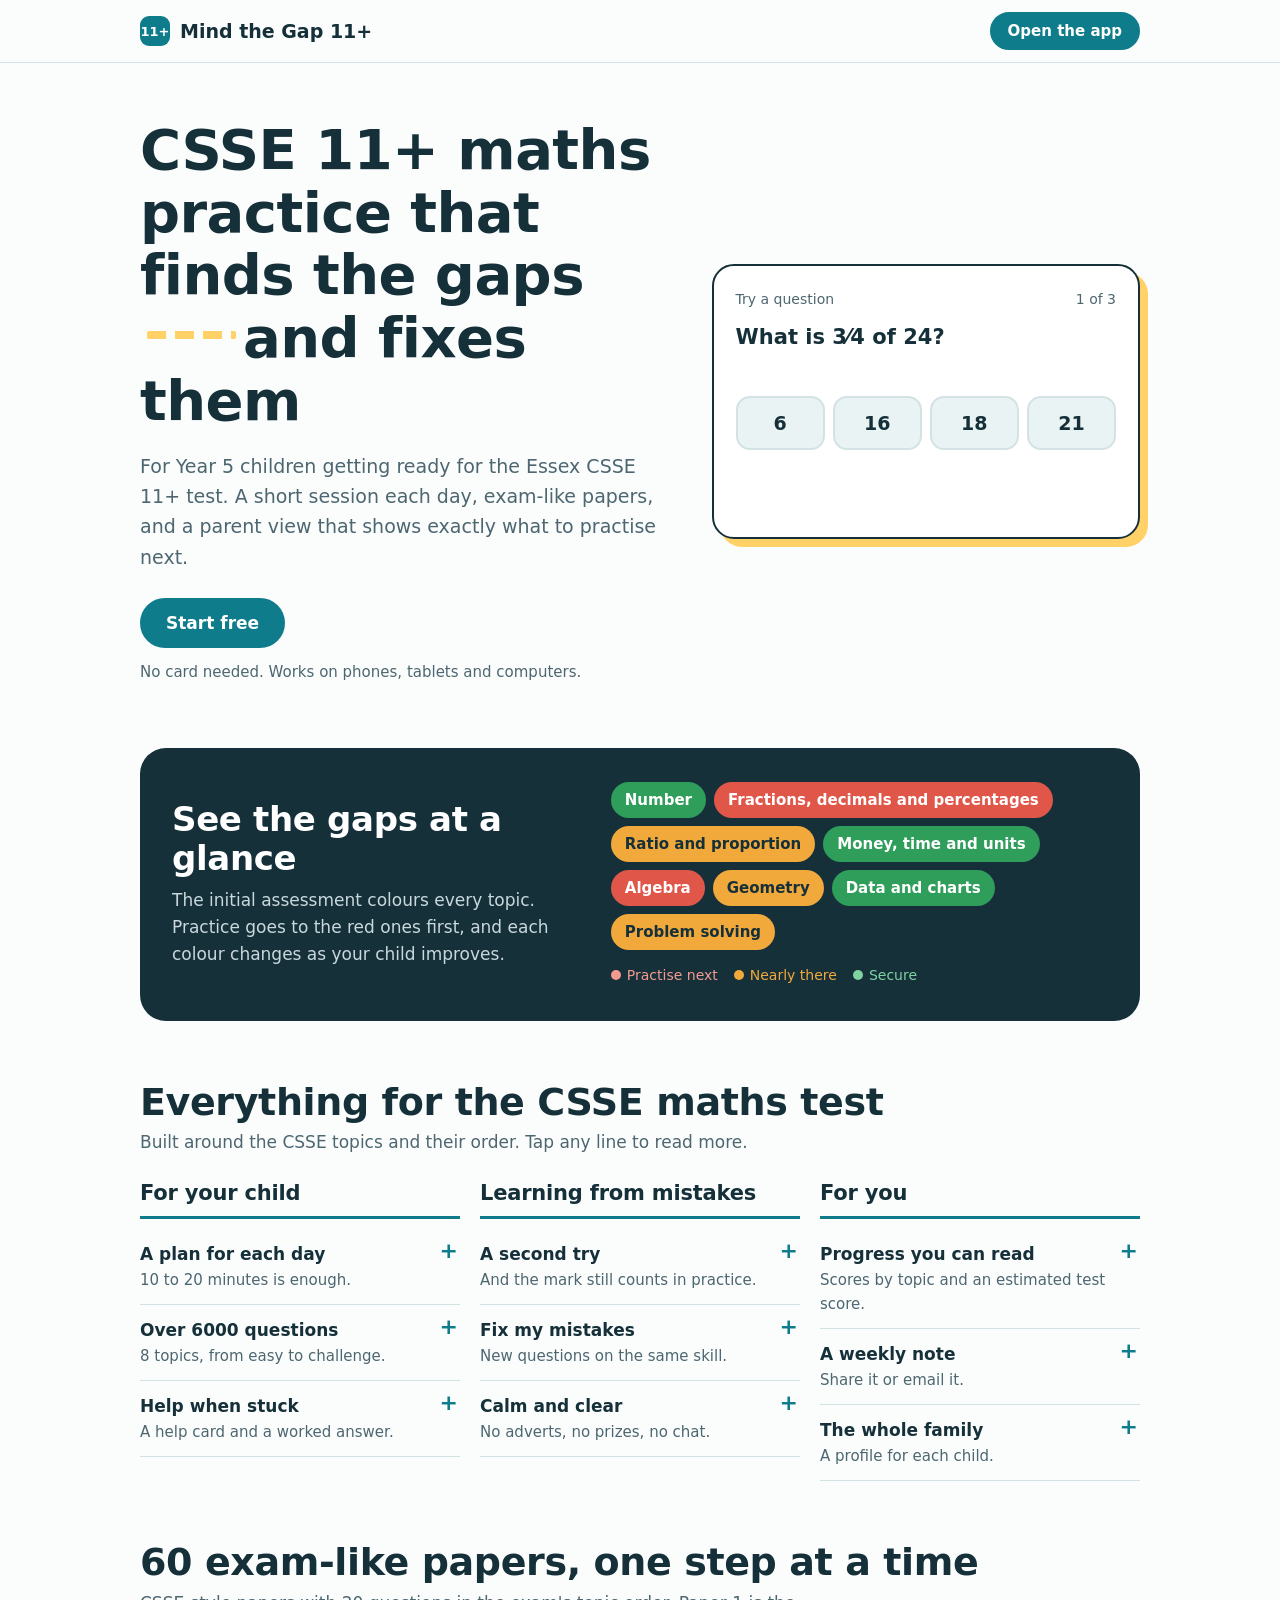
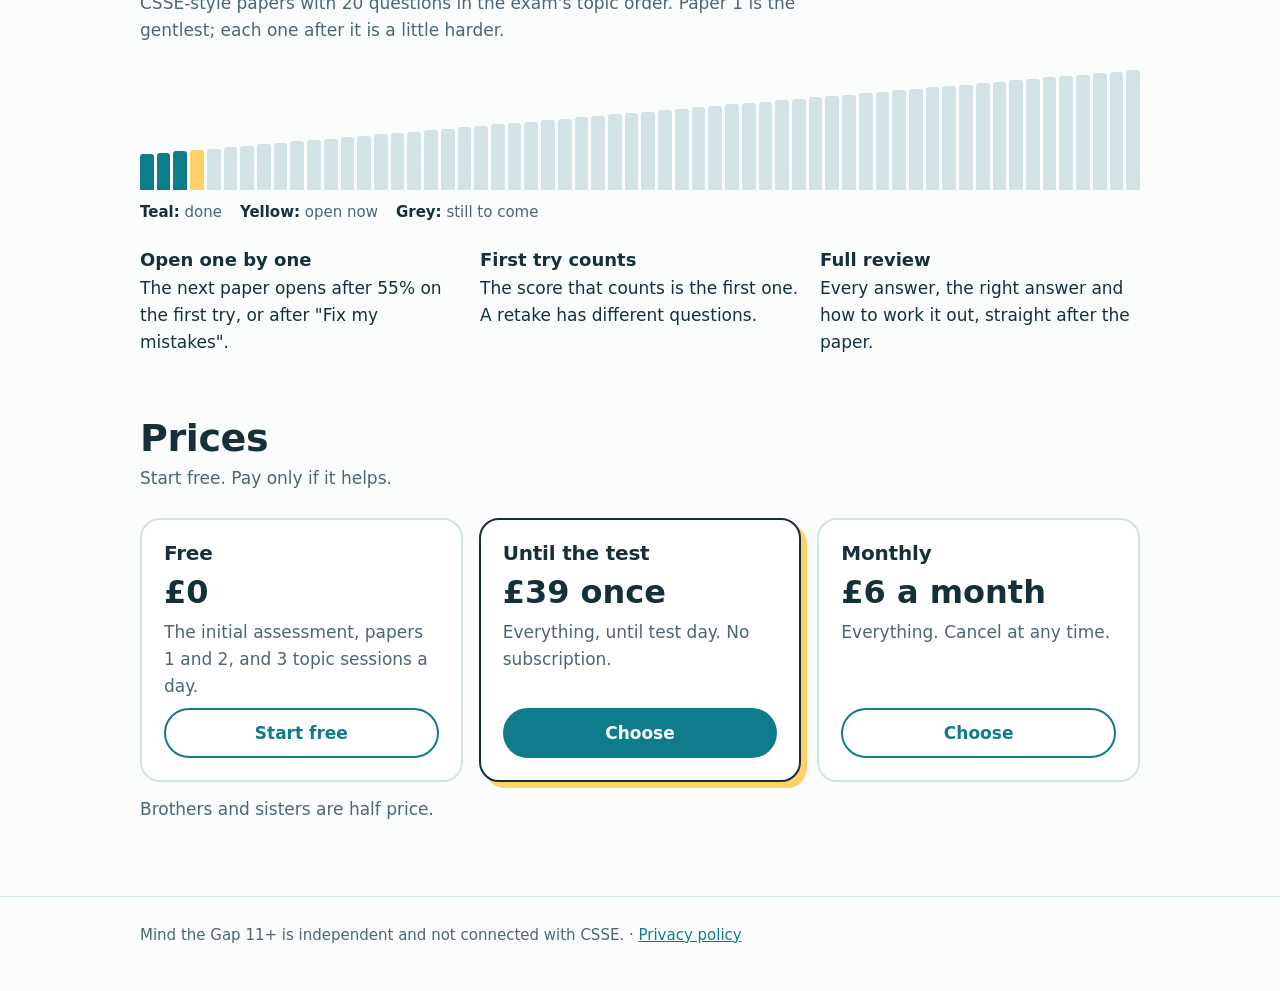
<file: index.html>
<!DOCTYPE html>
<html lang="en-GB"><head><meta charset="utf-8"><meta name="viewport" content="width=device-width,initial-scale=1">
<title>Mind the Gap 11+ · CSSE 11+ maths practice for Year 5</title>
<meta name="description" content="CSSE 11+ maths practice for Year 5: a starting check, short daily sessions, 60 exam-like papers, and a parent view that shows what to practise next.">
<meta name="theme-color" content="#0f7c8c"><link rel="icon" href="app/icon-192.png">
<style>
:root {
  --teal: #0f7c8c; --teal-deep: #0a5560; --ink: #16303a; --soft: #4d6670; --mist: #eaf3f3; --paper: #fbfdfd;
  --sun: #ffd166; --red: #e0574a; --amber: #f2a93b; --green: #2f9e5b; --line: #d3e2e4;
  --round: ui-rounded, "SF Pro Rounded", "Nunito", "Arial Rounded MT Bold", system-ui, sans-serif;
  --body: system-ui, -apple-system, "Segoe UI", Roboto, sans-serif;
}
* { box-sizing: border-box; }
[hidden] { display: none !important; }
body { margin: 0; font: 17px/1.6 var(--body); color: var(--ink); background: var(--paper); }
a { color: var(--teal); }
:focus-visible { outline: 3px solid var(--sun); outline-offset: 3px; }
.wrap { max-width: 1040px; margin: 0 auto; padding: 0 20px; }
h1, h2, h3 { font-family: var(--round); line-height: 1.12; letter-spacing: -.01em; }

/* top bar */
.top { position: sticky; top: 0; z-index: 5; background: rgba(251, 253, 253, .94); backdrop-filter: blur(6px); border-bottom: 1px solid var(--line); }
.top .wrap { display: flex; align-items: center; justify-content: space-between; height: 62px; }
.brand { display: flex; align-items: center; gap: 10px; font: 800 19px var(--round); color: var(--ink); text-decoration: none; }
.brand i { width: 30px; height: 30px; border-radius: 9px; background: var(--teal); display: grid; place-items: center; font-style: normal; color: #fff; font-size: 13px; }
.btn { display: inline-flex; align-items: center; justify-content: center; font: 700 17px var(--body); text-decoration: none; padding: 13px 24px; border-radius: 999px; background: var(--teal); color: #fff; border: 2px solid var(--teal); }
.btn:hover { background: var(--teal-deep); border-color: var(--teal-deep); }
.btn.quiet { background: transparent; color: var(--teal); }
.btn.small { padding: 8px 16px; font-size: 15px; }

/* hero: words on the left, a real question on the right */
.hero { display: grid; grid-template-columns: 1.1fr .9fr; gap: 48px; align-items: center; padding: 56px 0 40px; }
.hero h1 { font-size: clamp(34px, 5.4vw, 56px); margin: 0 0 18px; font-weight: 800; }
.hero h1 .gap { display: inline-block; width: 1.6em; height: .14em; vertical-align: .32em; margin: 0 .12em; background: repeating-linear-gradient(90deg, var(--sun) 0 .34em, transparent .34em .5em); border-radius: 2px; }
.lead { font-size: 19px; color: var(--soft); margin: 0 0 26px; max-width: 34em; }
.cta { display: flex; gap: 12px; flex-wrap: wrap; align-items: center; }
.cta small { color: var(--soft); font-size: 15px; }

.try { background: #fff; border: 2px solid var(--ink); border-radius: 22px; padding: 22px; box-shadow: 8px 8px 0 var(--sun); }
.try .bar { display: flex; justify-content: space-between; font-size: 14px; color: var(--soft); margin-bottom: 12px; }
.try .q { font: 700 21px/1.35 var(--round); margin: 0 0 16px; min-height: 2.7em; }
.try .opts { display: grid; grid-template-columns: repeat(4, 1fr); gap: 8px; }
.try .opts button { font: 700 19px var(--round); padding: 14px 4px; border-radius: 14px; border: 2px solid var(--line); background: var(--mist); color: var(--ink); cursor: pointer; }
.try .opts button:hover { border-color: var(--teal); }
.try .opts button.ok { background: var(--green); border-color: var(--green); color: #fff; }
.try .opts button.no { background: #fbe3e0; border-color: var(--red); }
.try .say { min-height: 3.2em; margin: 14px 0 0; font-size: 16px; }
.try .say b { display: block; }
.try .next { margin-top: 10px; }

/* the skill map strip */
.map { background: var(--ink); color: #fff; border-radius: 26px; padding: 34px 32px; margin: 24px 0 8px; display: grid; grid-template-columns: .9fr 1.1fr; gap: 32px; align-items: center; }
.map h2 { font-size: clamp(26px, 3.4vw, 34px); margin: 0 0 10px; }
.map p { color: #c8d8dc; margin: 0; }
.chips { display: flex; flex-wrap: wrap; gap: 8px; }
.chips span { font: 700 15px var(--round); padding: 9px 14px; border-radius: 999px; color: #fff; }
.chips .r { background: var(--red); } .chips .a { background: var(--amber); color: var(--ink); } .chips .g { background: var(--green); }
.key { display: flex; gap: 16px; flex-wrap: wrap; margin-top: 14px; font-size: 14px; color: #c8d8dc; }
.key span::before { content: ""; display: inline-block; width: 10px; height: 10px; border-radius: 50%; margin-right: 6px; background: currentColor; }
.key .r { color: #f39a90; } .key .a { color: var(--amber); } .key .g { color: #7fd3a1; }

/* what you get: three groups */
.sec { padding: 52px 0 8px; }
.sec > h2 { font-size: clamp(28px, 3.6vw, 38px); margin: 0 0 6px; }
.sec > p.intro { color: var(--soft); margin: 0 0 26px; max-width: 40em; }
.groups { display: grid; grid-template-columns: repeat(3, 1fr); gap: 20px; }
.group h3 { font-size: 21px; margin: 0 0 10px; padding-bottom: 10px; border-bottom: 3px solid var(--teal); }
.group details { border-bottom: 1px solid var(--line); }
.group summary { list-style: none; cursor: pointer; padding: 12px 28px 12px 0; position: relative; font-weight: 700; }
.group summary::-webkit-details-marker { display: none; }
.group summary::after { content: "+"; position: absolute; right: 2px; top: 9px; font: 700 22px var(--round); color: var(--teal); }
.group details[open] summary::after { content: "−"; }
.group summary span { display: block; font-weight: 400; color: var(--soft); font-size: 15px; }
.group details p { margin: 0 0 14px; font-size: 16px; }

/* papers: a ladder of 60 */
.ladder { display: grid; grid-template-columns: repeat(60, 1fr); align-items: end; gap: 3px; height: 120px; margin: 6px 0 10px; }
.ladder i { display: block; border-radius: 3px 3px 0 0; background: var(--line); }
.ladder i.done { background: var(--teal); } .ladder i.open { background: var(--sun); }
.ladder-key { display: flex; gap: 18px; flex-wrap: wrap; font-size: 15px; color: var(--soft); }
.ladder-key b { color: var(--ink); }
.rules { display: grid; grid-template-columns: repeat(3, 1fr); gap: 20px; margin-top: 22px; }
.rules p { margin: 0; } .rules b { display: block; font-family: var(--round); font-size: 18px; }

/* prices */
.plans { display: grid; grid-template-columns: repeat(3, 1fr); gap: 16px; align-items: stretch; }
.plan { background: #fff; border: 2px solid var(--line); border-radius: 20px; padding: 22px; display: flex; flex-direction: column; gap: 8px; }
.plan.pick { border-color: var(--ink); box-shadow: 6px 6px 0 var(--sun); }
.plan h3 { margin: 0; font-size: 20px; }
.plan .price { font: 800 32px var(--round); }
.plan p { margin: 0; color: var(--soft); flex: 1; }
.note { color: var(--soft); margin: 14px 0 0; }

footer { margin-top: 64px; border-top: 1px solid var(--line); padding: 26px 0 44px; color: var(--soft); font-size: 15px; }

@media (max-width: 820px) {
  .hero, .map { grid-template-columns: 1fr; gap: 28px; }
  .hero { padding-top: 32px; }
  .groups, .rules, .plans { grid-template-columns: 1fr; }
  .map { padding: 26px 22px; }
}
@media (max-width: 420px) {
  .try .opts { grid-template-columns: repeat(2, 1fr); }
  .ladder { gap: 2px; height: 90px; }
}
@media (prefers-reduced-motion: no-preference) { .try .say { transition: opacity .2s; } }
</style></head>
<body>
<header class="top"><div class="wrap"><a class="brand" href="/"><i>11+</i>Mind the Gap 11+</a><a class="btn small" href="app/">Open the app</a></div></header>

<main class="wrap">
<section class="hero">
  <div>
    <h1>CSSE 11+ maths practice that finds the gaps<span class="gap" aria-hidden="true"></span>and fixes them</h1>
    <p class="lead">For Year 5 children getting ready for the Essex CSSE 11+ test. A short session each day, exam-like papers, and a parent view that shows exactly what to practise next.</p>
    <div class="cta"><a class="btn" href="app/">Start free</a><small>No card needed. Works on phones, tablets and computers.</small></div>
  </div>
  <div class="try" aria-live="polite">
    <div class="bar"><span>Try a question</span><span id="tn">1 of 3</span></div>
    <p class="q" id="tq"></p>
    <div class="opts" id="to"></div>
    <p class="say" id="ts"></p>
    <button class="btn quiet small next" id="tx" type="button" hidden>Next question</button>
  </div>
</section>

<section class="map">
  <div>
    <h2>See the gaps at a glance</h2>
    <p>The initial assessment colours every topic. Practice goes to the red ones first, and each colour changes as your child improves.</p>
  </div>
  <div>
    <div class="chips" aria-label="Example of the topics after the initial assessment">
      <span class="g">Number</span><span class="r">Fractions, decimals and percentages</span><span class="a">Ratio and proportion</span><span class="g">Money, time and units</span><span class="r">Algebra</span><span class="a">Geometry</span><span class="g">Data and charts</span><span class="a">Problem solving</span>
    </div>
    <div class="key"><span class="r">Practise next</span><span class="a">Nearly there</span><span class="g">Secure</span></div>
  </div>
</section>

<section class="sec">
  <h2>Everything for the CSSE maths test</h2>
  <p class="intro">Built around the CSSE topics and their order. Tap any line to read more.</p>
  <div class="groups">
    <div class="group">
      <h3>For your child</h3>
      <details><summary>A plan for each day<span>10 to 20 minutes is enough.</span></summary><p>"Today's practice" is a short set from the topics that need it most. Your child can still choose any topic: the plan suggests, it never locks.</p></details>
      <details><summary>Over 6000 questions<span>8 topics, from easy to challenge.</span></summary><p>Number, fractions, ratio, money and time, algebra, geometry, data and problem solving, split into 34 smaller parts. Pick one, mix several, or do them all.</p></details>
      <details><summary>Help when stuck<span>A help card and a worked answer.</span></summary><p>Every part of every topic has a help card with the key rule and an example. Every question shows how to work it out.</p></details>
    </div>
    <div class="group">
      <h3>Learning from mistakes</h3>
      <details><summary>A second try<span>And the mark still counts in practice.</span></summary><p>A wrong answer gets "Not quite. Try again." and, where it helps, a short hint. A right answer on the second try earns the mark.</p></details>
      <details><summary>Fix my mistakes<span>New questions on the same skill.</span></summary><p>After a set or a paper, your child gets fresh questions like the ones they got wrong, so they practise the method, not the answer.</p></details>
      <details><summary>Calm and clear<span>No adverts, no prizes, no chat.</span></summary><p>Big buttons, number boxes that only take numbers, and answers you can tap. Bigger text, a dark screen and colour-blind friendly colours are one tap away.</p></details>
    </div>
    <div class="group">
      <h3>For you</h3>
      <details><summary>Progress you can read<span>Scores by topic and an estimated test score.</span></summary><p>The parents' area has a PIN. It shows each topic's score, papers done, time spent and what to practise next.</p></details>
      <details><summary>A weekly note<span>Share it or email it.</span></summary><p>A few lines each week: days practised, minutes, paper scores and the topics to work on next.</p></details>
      <details><summary>The whole family<span>A profile for each child.</span></summary><p>Each child has their own name, picture, colours and progress. Brothers and sisters are half price. Print papers from the parents' area.</p></details>
    </div>
  </div>
</section>

<section class="sec">
  <h2>60 exam-like papers, one step at a time</h2>
  <p class="intro">CSSE-style papers with 20 questions in the exam's topic order. Paper 1 is the gentlest; each one after it is a little harder.</p>
  <div class="ladder" id="ladder" aria-hidden="true"></div>
  <div class="ladder-key"><span><b>Teal:</b> done</span><span><b>Yellow:</b> open now</span><span><b>Grey:</b> still to come</span></div>
  <div class="rules">
    <p><b>Open one by one</b>The next paper opens after 55% on the first try, or after "Fix my mistakes".</p>
    <p><b>First try counts</b>The score that counts is the first one. A retake has different questions.</p>
    <p><b>Full review</b>Every answer, the right answer and how to work it out, straight after the paper.</p>
  </div>
</section>

<section class="sec" id="prices">
  <h2>Prices</h2>
  <p class="intro">Start free. Pay only if it helps.</p>
  <div class="plans">
    <div class="plan"><h3>Free</h3><div class="price">£0</div><p>The initial assessment, papers 1 and 2, and 3 topic sessions a day.</p><a class="btn quiet" href="app/">Start free</a></div>
    <div class="plan pick"><h3>Until the test</h3><div class="price">£39 once</div><p>Everything, until test day. No subscription.</p><a class="btn" href="app/#plans">Choose</a></div>
    <div class="plan"><h3>Monthly</h3><div class="price">£6 a month</div><p>Everything. Cancel at any time.</p><a class="btn quiet" href="app/#plans">Choose</a></div>
  </div>
  <p class="note">Brothers and sisters are half price.</p>
</section>
</main>

<footer><div class="wrap">Mind the Gap 11+ is independent and not connected with CSSE. · <a href="privacy.html">Privacy policy</a></div></footer>

<script>
(() => {
  const Q = [
    { q: "What is 3/4 of 24?", o: ["6", "16", "18", "21"], a: "18", w: "Find 1/4 first: 24 ÷ 4 = 6. Then 3 quarters: 3 × 6 = 18.", h: "Find one quarter first." },
    { q: "A train leaves at 14:35 and arrives at 15:10. How many minutes is the journey?", o: ["25", "35", "45", "75"], a: "35", w: "14:35 to 15:00 is 25 minutes. 15:00 to 15:10 is 10 more. 25 + 10 = 35.", h: "Count on to 15:00 first." },
    { q: "What comes next? 3, 7, 15, 31, ___", o: ["47", "62", "63", "64"], a: "63", w: "Each number is double the one before, add 1. 31 × 2 + 1 = 63.", h: "Compare each number with the one before it." }
  ];
  let i = 0, tries = 0;
  const $ = id => document.getElementById(id);
  const frac = s => s.replace(/(\d+)\/(\d+)/g, "$1⁄$2");
  function show() {
    const x = Q[i]; tries = 0;
    $("tn").textContent = `${i + 1} of ${Q.length}`; $("tq").textContent = frac(x.q); $("ts").innerHTML = ""; $("tx").hidden = true;
    $("to").innerHTML = x.o.map(o => `<button type="button">${o}</button>`).join("");
    $("to").querySelectorAll("button").forEach(b => b.onclick = () => pick(b));
  }
  function pick(b) {
    const x = Q[i]; tries++;
    if (b.textContent === x.a) {
      b.className = "ok"; $("to").querySelectorAll("button").forEach(k => k.disabled = true);
      $("ts").innerHTML = `<b>${tries === 1 ? "Correct." : "Right on the second try."}</b>${frac(x.w)}`;
      $("tx").hidden = false; $("tx").textContent = i < Q.length - 1 ? "Next question" : "Start free in the app";
    } else {
      b.className = "no"; b.disabled = true;
      $("ts").innerHTML = `<b>Not quite. Try again.</b>${x.h}`;
    }
  }
  $("tx").onclick = () => { if (i < Q.length - 1) { i++; show(); } else location.href = "app/"; };
  show();
  const lad = $("ladder");
  lad.innerHTML = Array.from({ length: 60 }, (_, k) => `<i class="${k < 3 ? "done" : k === 3 ? "open" : ""}" style="height:${30 + k * 70 / 59}%"></i>`).join("");
})();
</script>
</body></html>
</file>
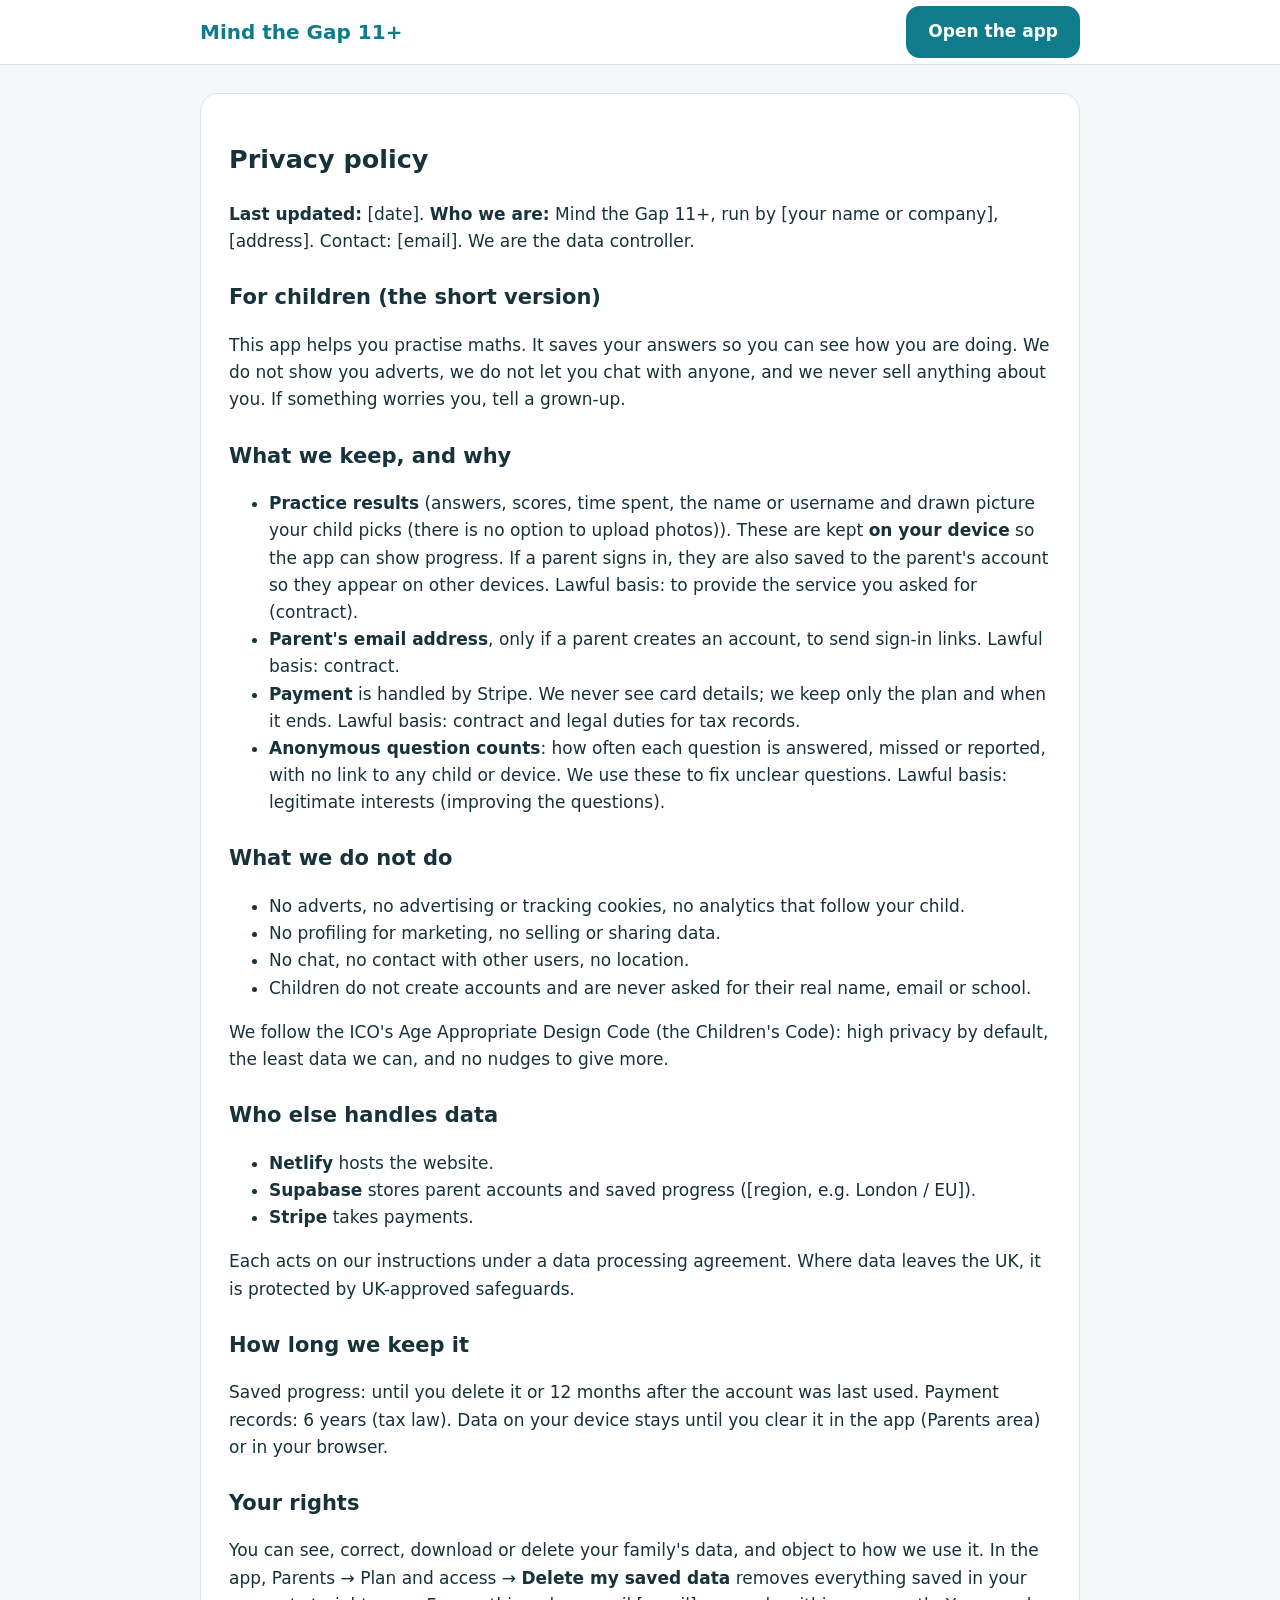
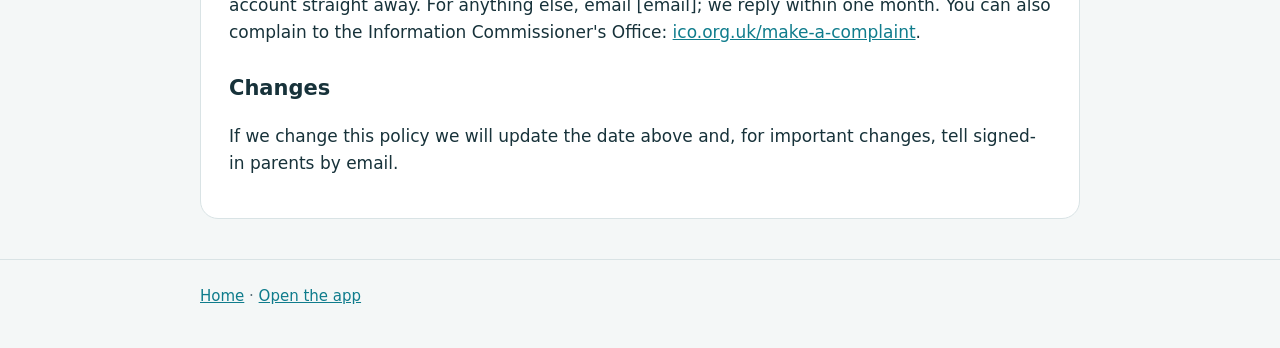
<file: privacy.html>
<!DOCTYPE html>
<html lang="en-GB"><head><meta charset="utf-8"><meta name="viewport" content="width=device-width,initial-scale=1">
<title>Privacy policy · Mind the Gap 11+</title><meta name="theme-color" content="#0f7c8c"><link rel="stylesheet" href="style.css"></head>
<body>
<header><div class="wrap"><a class="brand" href="/">Mind the Gap 11+</a><a class="btn" href="app/">Open the app</a></div></header>
<main class="wrap"><article class="doc">
<h1>Privacy policy</h1>
<p><b>Last updated:</b> [date]. <b>Who we are:</b> Mind the Gap 11+, run by [your name or company], [address]. Contact: [email]. We are the data controller.</p>

<h2>For children (the short version)</h2>
<p>This app helps you practise maths. It saves your answers so you can see how you are doing. We do not show you adverts, we do not let you chat with anyone, and we never sell anything about you. If something worries you, tell a grown-up.</p>

<h2>What we keep, and why</h2>
<ul>
<li><b>Practice results</b> (answers, scores, time spent, the name or username and drawn picture your child picks (there is no option to upload photos)). These are kept <b>on your device</b> so the app can show progress. If a parent signs in, they are also saved to the parent's account so they appear on other devices. Lawful basis: to provide the service you asked for (contract).</li>
<li><b>Parent's email address</b>, only if a parent creates an account, to send sign-in links. Lawful basis: contract.</li>
<li><b>Payment</b> is handled by Stripe. We never see card details; we keep only the plan and when it ends. Lawful basis: contract and legal duties for tax records.</li>
<li><b>Anonymous question counts</b>: how often each question is answered, missed or reported, with no link to any child or device. We use these to fix unclear questions. Lawful basis: legitimate interests (improving the questions).</li>
</ul>

<h2>What we do not do</h2>
<ul>
<li>No adverts, no advertising or tracking cookies, no analytics that follow your child.</li>
<li>No profiling for marketing, no selling or sharing data.</li>
<li>No chat, no contact with other users, no location.</li>
<li>Children do not create accounts and are never asked for their real name, email or school.</li>
</ul>
<p>We follow the ICO's Age Appropriate Design Code (the Children's Code): high privacy by default, the least data we can, and no nudges to give more.</p>

<h2>Who else handles data</h2>
<ul>
<li><b>Netlify</b> hosts the website.</li>
<li><b>Supabase</b> stores parent accounts and saved progress ([region, e.g. London / EU]).</li>
<li><b>Stripe</b> takes payments.</li>
</ul>
<p>Each acts on our instructions under a data processing agreement. Where data leaves the UK, it is protected by UK-approved safeguards.</p>

<h2>How long we keep it</h2>
<p>Saved progress: until you delete it or 12 months after the account was last used. Payment records: 6 years (tax law). Data on your device stays until you clear it in the app (Parents area) or in your browser.</p>

<h2>Your rights</h2>
<p>You can see, correct, download or delete your family's data, and object to how we use it. In the app, Parents → Plan and access → <b>Delete my saved data</b> removes everything saved in your account straight away. For anything else, email [email]; we reply within one month. You can also complain to the Information Commissioner's Office: <a href="https://ico.org.uk/make-a-complaint/" rel="noopener">ico.org.uk/make-a-complaint</a>.</p>

<h2>Changes</h2>
<p>If we change this policy we will update the date above and, for important changes, tell signed-in parents by email.</p>
</article></main>
<footer><div class="wrap"><a href="/">Home</a> · <a href="app/">Open the app</a></div></footer>
</body></html>
</file>
<file: style.css>
:root{--ink:#17323a;--muted:#5b7079;--accent:#0f7c8c;--accent2:#ffd166;--bg:#f4f7f7;--card:#fff;--line:#d9e3e5}
*{box-sizing:border-box}body{margin:0;font:17px/1.6 system-ui,-apple-system,"Segoe UI",Roboto,sans-serif;color:var(--ink);background:var(--bg)}
a{color:var(--accent)}.wrap{max-width:920px;margin:0 auto;padding:0 20px}
header{background:var(--card);border-bottom:1px solid var(--line)}header .wrap{display:flex;align-items:center;justify-content:space-between;height:64px}
.brand{font-weight:800;font-size:20px;color:var(--accent);text-decoration:none}
.btn{display:inline-block;background:var(--accent);color:#fff;text-decoration:none;font-weight:700;padding:12px 22px;border-radius:14px}
.btn.ghost{background:transparent;color:var(--accent);border:2px solid var(--accent)}
.hero{padding:56px 0 40px}.hero h1{font-size:clamp(30px,6vw,46px);line-height:1.15;margin:0 0 14px}.hero p{font-size:19px;color:var(--muted);max-width:620px}
.row{display:flex;gap:12px;flex-wrap:wrap;margin-top:22px}
.grid{display:grid;gap:16px;grid-template-columns:repeat(auto-fit,minmax(250px,1fr));margin:12px 0 40px}
.card{background:var(--card);border:1px solid var(--line);border-radius:18px;padding:20px}.card h3{margin:0 0 6px;font-size:18px}.card p{margin:0;color:var(--muted)}
h2{font-size:26px;margin:40px 0 8px}.price b{font-size:28px;display:block;color:var(--ink)}
footer{border-top:1px solid var(--line);padding:24px 0 40px;color:var(--muted);font-size:15px;margin-top:40px}
.doc{background:var(--card);border:1px solid var(--line);border-radius:18px;padding:24px 28px;margin:28px 0}.doc h2{font-size:21px;margin:26px 0 6px}
.card ul{margin:6px 0 10px;padding-left:22px;color:var(--muted)}.card p+p{margin-top:8px}
</file>
